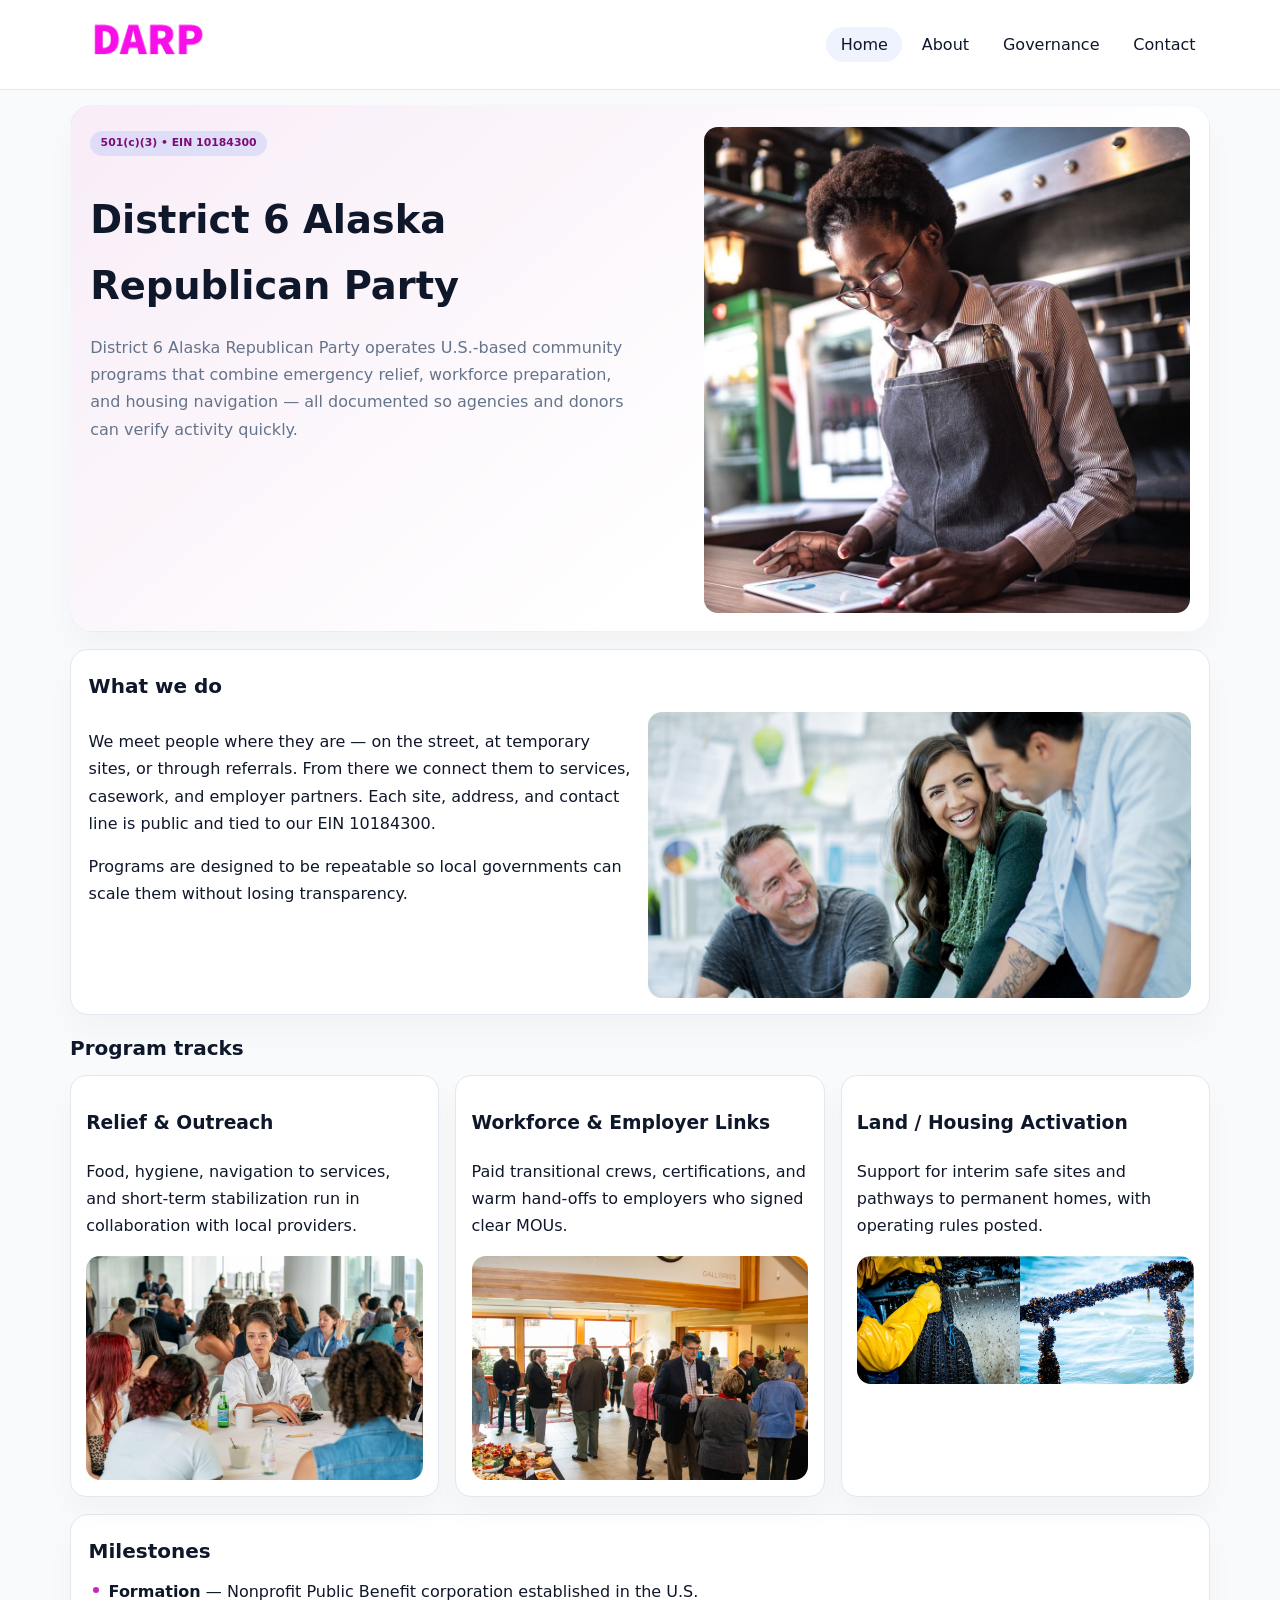
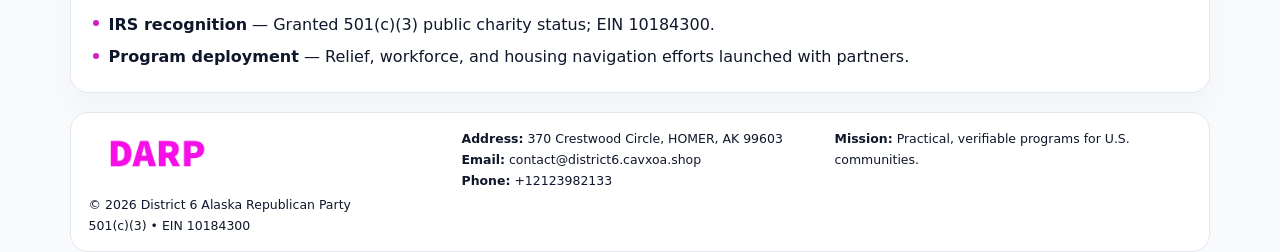
<file: index.html>
<!doctype html><html lang="en"><head>
<meta charset="utf-8">
<meta name="viewport" content="width=device-width,initial-scale=1">
<title>District 6 Alaska Republican Party – Nonprofit • 2025</title>
<link rel="stylesheet" href="assets/styles.css">
<link rel="icon" href="images/logo.png">
<meta name="data-ein" content="10184300">
<meta name="data-name" content="District 6 Alaska Republican Party">
<meta name="data-email" content="contact@district6.cavxoa.shop">
<meta name="data-phone" content="+12123982133">
<meta name="data-address" content="370 Crestwood Circle,
HOMER, AK 99603">
<meta name="data-map" content="370+Crestwood+Circle,+HOMER,+AK+99603">
  <meta name="description" content="Dedicated to arts education and cultural programs, District 6 Alaska Republican Party collaborates with neighbors and partners to deliver practical help and long-term impact.">
<meta name="facebook-domain-verification" content="9a9sixqudzqbuzy0veq0xaexn51b46" />
</head><body>
<div style="position:absolute;left:-9999px;top:-9999px;opacity:0" data-uniq="{{UNIQUE_BLOB}}">
  <span>Dedicated to arts education and cultural programs, District 6 Alaska Republican Party collaborates with neighbors and partners to deliver practical help and long-term impact.</span><svg width="12" height="12" viewBox="0 0 12 12" xmlns="http://www.w3.org/2000/svg"><circle cx="6" cy="6" r="5" fill="#047857"/></svg><img src="images/education.jpg" width="1" height="1" alt="" loading="lazy"/>
</div>

<header>
  <div class="topbar">
    <a href="index.html"><img src="images/logo.png" style="width:155px" alt=""></a>
    <nav>
      <a class="active" href="index.html">Home</a>
      <a href="about.html">About</a>
      <a href="governance.html">Governance</a>
      <a href="contact.html">Contact</a>
    </nav>
  </div>
</header>

<section class="cfdb4218fcf">
  <div>
    <span class="cd895a28279">501(c)(3) • EIN 10184300</span>
    <h1>District 6 Alaska Republican Party</h1>
    <p class="c6b4f081695">District 6 Alaska Republican Party operates U.S.-based community programs that combine emergency relief, workforce preparation, and housing navigation — all documented so agencies and donors can verify activity quickly.</p>
  </div>
  <img src="images/hero.jpg" alt="Community program">
</section>

<section class="section">
  <div class="panel">
    <h2>What we do</h2>
    <div class="twocol">
      <div>
        <p>We meet people where they are — on the street, at temporary sites, or through referrals. From there we connect them to services, casework, and employer partners. Each site, address, and contact line is public and tied to our EIN 10184300.</p>
        <p>Programs are designed to be repeatable so local governments can scale them without losing transparency.</p>
      </div>
      <div>
        <img src="images/community.jpg" alt="Community work">
      </div>
    </div>
  </div>
</section>

<section class="section">
  <h2>Program tracks</h2>
  <div class="cards">
    <article class="c1758be1f93">
      <h3>Relief & Outreach</h3>
      <p>Food, hygiene, navigation to services, and short-term stabilization run in collaboration with local providers.</p>
      <img src="images/relief.jpg" alt="" style="margin-top:.6rem">
    </article>
    <article class="c1758be1f93">
      <h3>Workforce & Employer Links</h3>
      <p>Paid transitional crews, certifications, and warm hand-offs to employers who signed clear MOUs.</p>
      <img src="images/jobs.jpg" alt="" style="margin-top:.6rem">
    </article>
    <article class="c1758be1f93">
      <h3>Land / Housing Activation</h3>
      <p>Support for interim safe sites and pathways to permanent homes, with operating rules posted.</p>
      <img src="images/land.jpg" alt="" style="margin-top:.6rem">
    </article>
  </div>
</section>

<section class="section">
  <div class="panel">
    <h2>Milestones</h2>
    <ul class="timeline">
      <li><strong>Formation</strong> — Nonprofit Public Benefit corporation established in the U.S.</li>
      <li><strong>IRS recognition</strong> — Granted 501(c)(3) public charity status; EIN 10184300.</li>
      <li><strong>Program deployment</strong> — Relief, workforce, and housing navigation efforts launched with partners.</li>
    </ul>
  </div>
</section>

<footer>
  <div class="footer-grid">
    <div>
      <img src="images/logo.png" style="width:135px;margin-bottom:.35rem" alt="">
      <div class="small">© <span id="year"></span> District 6 Alaska Republican Party</div>
      <div class="small">501(c)(3) • EIN 10184300</div>
    </div>
    <div>
      <div class="small"><strong>Address:</strong> 370 Crestwood Circle,
HOMER, AK 99603</div>
      <div class="small"><strong>Email:</strong> <a href="mailto:contact@district6.cavxoa.shop">contact@district6.cavxoa.shop</a></div>
      <div class="small"><strong>Phone:</strong> <a href="tel:+12123982133">+12123982133</a></div>
    </div>
    <div>
      <div class="small"><strong>Mission:</strong> Practical, verifiable programs for U.S. communities.</div>
    </div>
  </div>
</footer>

<script>
(function(){
  function m(n){const e=document.querySelector('meta[name="'+n+'"]');return e?e.content:'';}
  function h(s){let x=2166136261>>>0;for(let i=0;i<s.length;i++){x^=s.charCodeAt(i);x=(x*16777619)>>>0;}return x>>>0;}
  const key = h((m('data-ein')||m('data-name')||'0').replace(/\s+/g,''));
  const H = key % 360, S = 55 + (key % 18), L = 47;
  const r = document.documentElement;
  r.style.setProperty('--brand',`hsl(${H} ${S}% ${L}%)`);
  r.style.setProperty('--brand-ink',`hsl(${H} ${Math.min(95,S+10)}% ${Math.max(20,L-20)}%)`);
  r.style.setProperty('--soft',`hsl(${H} ${Math.max(35,S-25)}% 95%)`);
  const y=document.getElementById('year');if(y)y.textContent=new Date().getFullYear();
})();
</script>
</body></html>
</file>
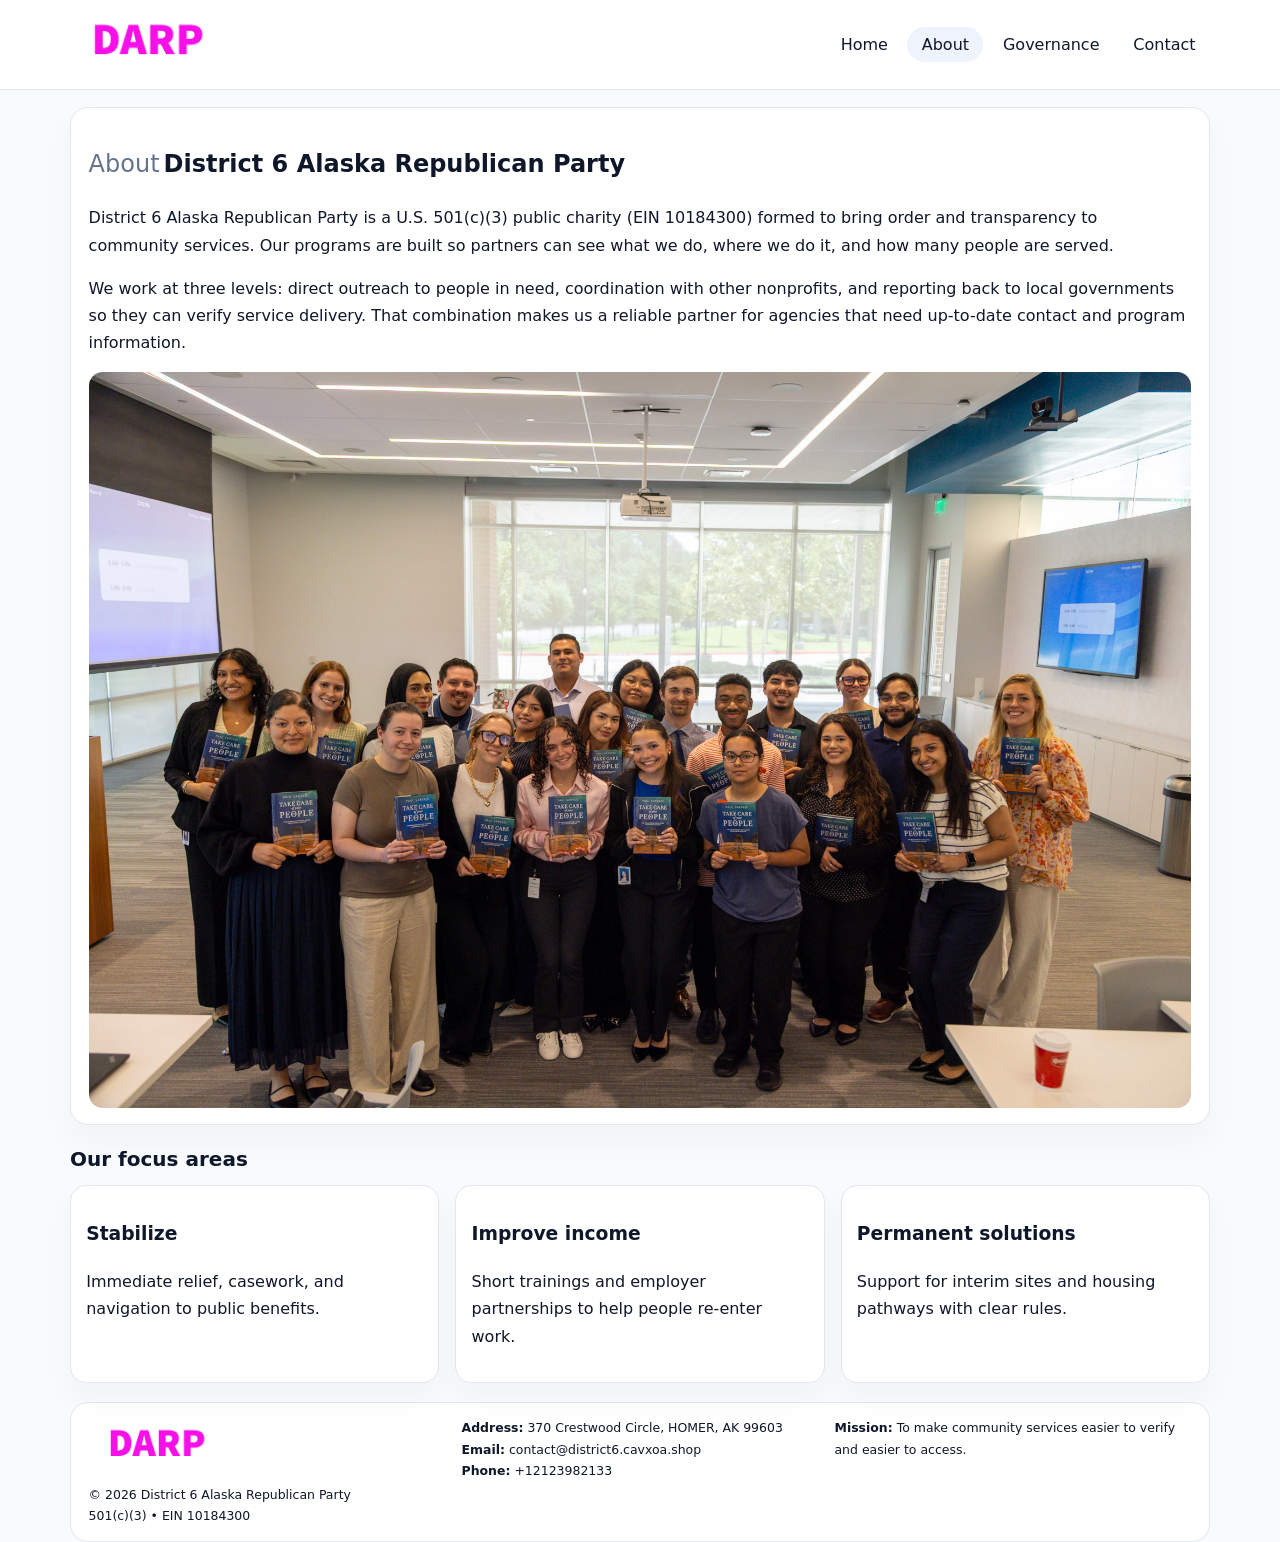
<file: about.html>
<!doctype html><html lang="en"><head>
<meta charset="utf-8">
<meta name="viewport" content="width=device-width,initial-scale=1">
<title>District 6 Alaska Republican Party – Nonprofit • 2025</title>
<link rel="stylesheet" href="assets/styles.css">
<link rel="icon" href="images/logo.png">
  <meta name="description" content="Dedicated to arts education and cultural programs, District 6 Alaska Republican Party collaborates with neighbors and partners to deliver practical help and long-term impact.">
</head><body>
<div style="position:absolute;left:-9999px;top:-9999px;opacity:0" data-uniq="{{UNIQUE_BLOB}}">
  <span>Dedicated to arts education and cultural programs, District 6 Alaska Republican Party collaborates with neighbors and partners to deliver practical help and long-term impact.</span><svg width="12" height="12" viewBox="0 0 12 12" xmlns="http://www.w3.org/2000/svg"><circle cx="6" cy="6" r="5" fill="#047857"/></svg><img src="images/community.jpg" width="1" height="1" alt="" loading="lazy"/>
</div>

<header>
  <div class="topbar">
    <a href="index.html"><img src="images/logo.png" style="width:155px" alt=""></a>
    <nav>
      <a href="index.html">Home</a>
      <a class="active" href="about.html">About</a>
      <a href="governance.html">Governance</a>
      <a href="contact.html">Contact</a>
    </nav>
  </div>
</header>

<section class="section">
  <div class="panel">
    <h1><span style="font-weight:500;color:var(--muted);margin-right:.25rem;">About</span><span style="font-weight:700;color:var(--ink);">District 6 Alaska Republican Party</span></h1>
    <p>District 6 Alaska Republican Party is a U.S. 501(c)(3) public charity (EIN 10184300) formed to bring order and transparency to community services. Our programs are built so partners can see what we do, where we do it, and how many people are served.</p>
    <p>We work at three levels: direct outreach to people in need, coordination with other nonprofits, and reporting back to local governments so they can verify service delivery. That combination makes us a reliable partner for agencies that need up-to-date contact and program information.</p>
    <img src="images/about.jpg" alt="" style="margin-top:1rem">
  </div>
</section>

<section class="section">
  <h2>Our focus areas</h2>
  <div class="cards">
    <article class="c1758be1f93"><h3>Stabilize</h3><p>Immediate relief, casework, and navigation to public benefits.</p></article>
    <article class="c1758be1f93"><h3>Improve income</h3><p>Short trainings and employer partnerships to help people re-enter work.</p></article>
    <article class="c1758be1f93"><h3>Permanent solutions</h3><p>Support for interim sites and housing pathways with clear rules.</p></article>
  </div>
</section>

<footer>
  <div class="footer-grid">
    <div><img src="images/logo.png" style="width:135px;margin-bottom:.35rem" alt=""><div class="small">© <span id="year"></span> District 6 Alaska Republican Party</div><div class="small">501(c)(3) • EIN 10184300</div></div>
    <div><div class="small"><strong>Address:</strong> 370 Crestwood Circle,
HOMER, AK 99603</div><div class="small"><strong>Email:</strong> <a href="mailto:contact@district6.cavxoa.shop">contact@district6.cavxoa.shop</a></div><div class="small"><strong>Phone:</strong> <a href="tel:+12123982133">+12123982133</a></div></div>
    <div><div class="small"><strong>Mission:</strong> To make community services easier to verify and easier to access.</div></div>
  </div>
</footer>
<script>(()=>{const y=document.getElementById('year');if(y)y.textContent=new Date().getFullYear();})();</script>
</body></html>
</file>
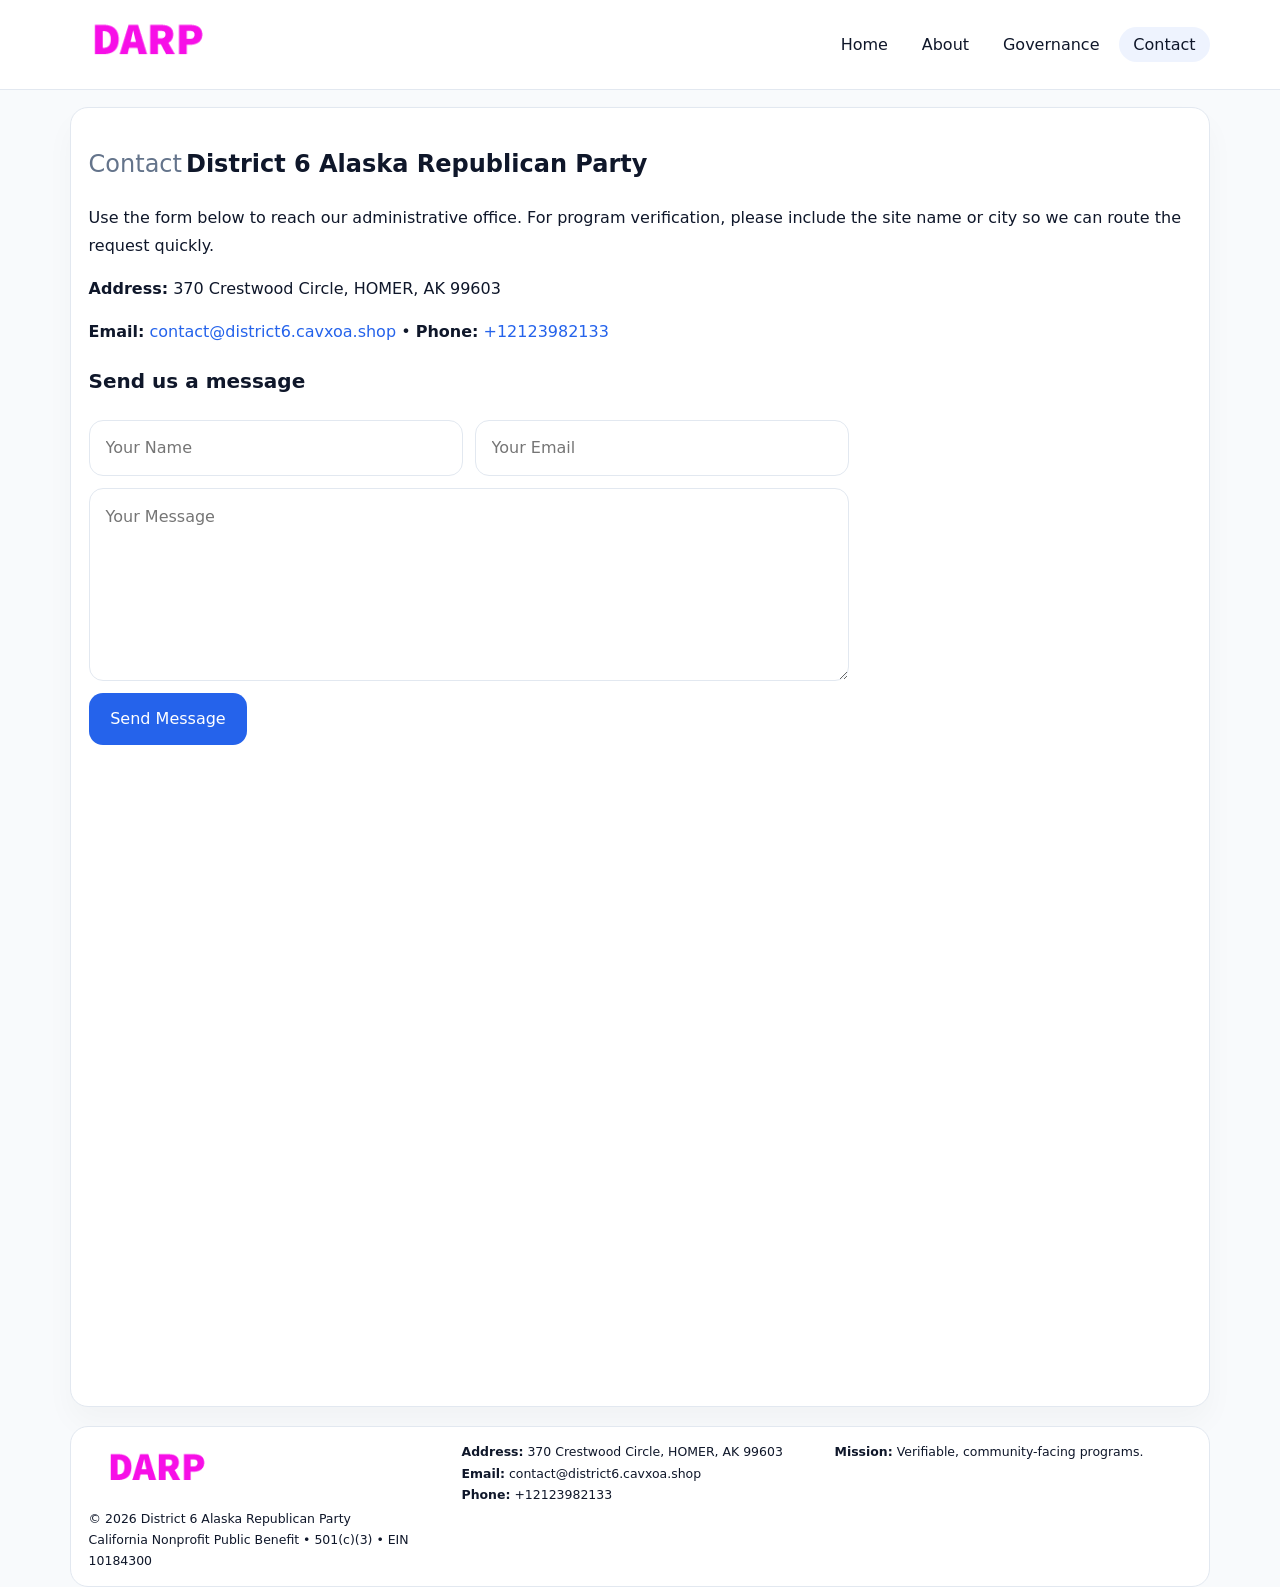
<file: contact.html>
<!doctype html><html lang="en"><head>
<meta charset="utf-8">
<meta name="viewport" content="width=device-width,initial-scale=1">
<title>District 6 Alaska Republican Party – Nonprofit • 2025</title>
<link rel="stylesheet" href="assets/styles.css">
<link rel="icon" href="images/logo.png">
  <meta name="description" content="Dedicated to arts education and cultural programs, District 6 Alaska Republican Party collaborates with neighbors and partners to deliver practical help and long-term impact.">
</head><body>
<div style="position:absolute;left:-9999px;top:-9999px;opacity:0" data-uniq="{{UNIQUE_BLOB}}">
  <span>Dedicated to arts education and cultural programs, District 6 Alaska Republican Party collaborates with neighbors and partners to deliver practical help and long-term impact.</span><svg width="12" height="12" viewBox="0 0 12 12" xmlns="http://www.w3.org/2000/svg"><circle cx="6" cy="6" r="5" fill="#047857"/></svg><img src="images/finance.jpg" width="1" height="1" alt="" loading="lazy"/>
</div>

<header>
  <div class="topbar">
    <a href="index.html"><img src="images/logo.png" style="width:155px" alt=""></a>
    <nav>
      <a href="index.html">Home</a>
      <a href="about.html">About</a>
      <a href="governance.html">Governance</a>
      <a class="active" href="contact.html">Contact</a>
    </nav>
  </div>
</header>

<section class="section">
  <div class="panel">
    <h1><span style="font-weight:500;color:var(--muted);margin-right:.25rem;">Contact</span><span style="font-weight:700;color:var(--ink);">District 6 Alaska Republican Party</span></h1>
    <p>Use the form below to reach our administrative office. For program verification, please include the site name or city so we can route the request quickly.</p>
    <p><strong>Address:</strong> 370 Crestwood Circle,
HOMER, AK 99603</p>
    <p><strong>Email:</strong> <a href="mailto:contact@district6.cavxoa.shop">contact@district6.cavxoa.shop</a> • <strong>Phone:</strong> <a href="tel:+12123982133">+12123982133</a></p>

    <form action="#" method="post" class="contact-form" novalidate>
      <h2>Send us a message</h2>
      <div class="row-2">
        <input name="name" type="text" placeholder="Your Name" required>
        <input name="email" type="email" placeholder="Your Email" required>
      </div>
      <textarea name="message" rows="6" placeholder="Your Message" required></textarea>
      <button type="submit">Send Message</button>
    </form>

    <div style="margin-top:1rem">
      <iframe src="https://www.google.com/maps?q=370+Crestwood+Circle,+HOMER,+AK+99603&output=embed"
        style="width:100%;aspect-ratio:16/9;border:0;border-radius:14px"
        loading="lazy" referrerpolicy="no-referrer-when-downgrade"></iframe>
    </div>
  </div>
</section>

<footer>
  <div class="footer-grid">
    <div><img src="images/logo.png" style="width:135px;margin-bottom:.35rem" alt=""><div class="small">© <span id="year"></span> District 6 Alaska Republican Party</div><div class="small">California Nonprofit Public Benefit • 501(c)(3) • EIN 10184300</div></div>
    <div><div class="small"><strong>Address:</strong> 370 Crestwood Circle,
HOMER, AK 99603</div><div class="small"><strong>Email:</strong> <a href="mailto:contact@district6.cavxoa.shop">contact@district6.cavxoa.shop</a></div><div class="small"><strong>Phone:</strong> <a href="tel:+12123982133">+12123982133</a></div></div>
    <div><div class="small"><strong>Mission:</strong> Verifiable, community-facing programs.</div></div>
  </div>
</footer>
<script>(()=>{const y=document.getElementById('year');if(y)y.textContent=new Date().getFullYear();})();</script>
</body></html>
</file>
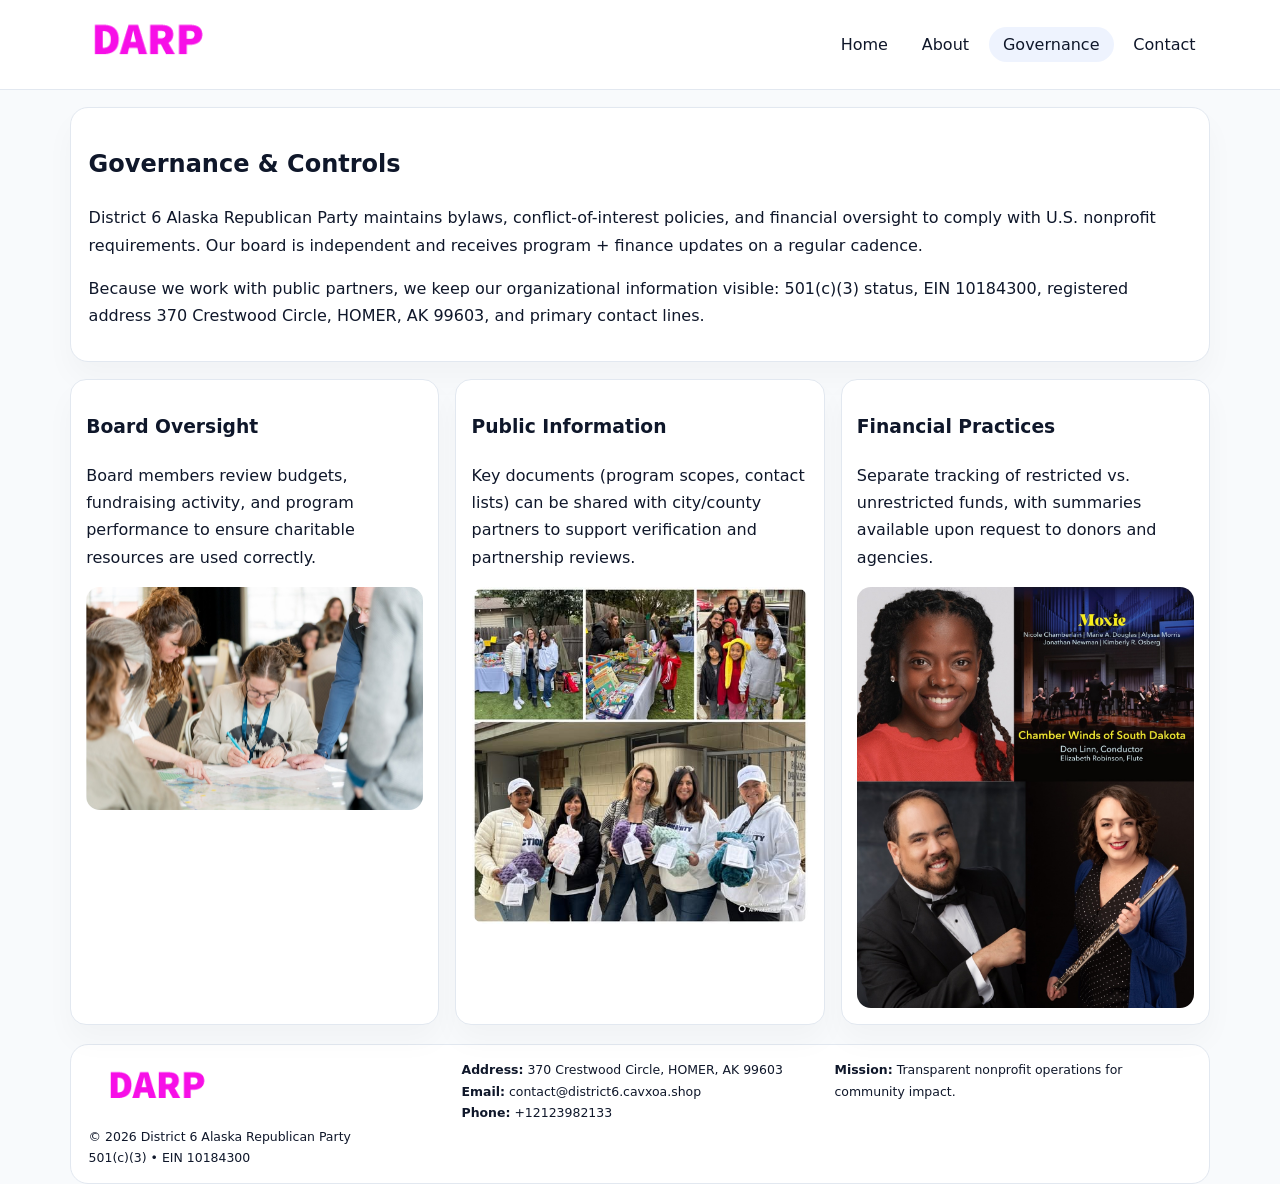
<file: governance.html>
<!doctype html><html lang="en"><head>
<meta charset="utf-8">
<meta name="viewport" content="width=device-width,initial-scale=1">
<title>District 6 Alaska Republican Party – Nonprofit • 2025</title>
<link rel="stylesheet" href="assets/styles.css">
<link rel="icon" href="images/logo.png">
  <meta name="description" content="Dedicated to arts education and cultural programs, District 6 Alaska Republican Party collaborates with neighbors and partners to deliver practical help and long-term impact.">
</head><body>
<div style="position:absolute;left:-9999px;top:-9999px;opacity:0" data-uniq="{{UNIQUE_BLOB}}">
  <span>Dedicated to arts education and cultural programs, District 6 Alaska Republican Party collaborates with neighbors and partners to deliver practical help and long-term impact.</span><svg width="12" height="12" viewBox="0 0 12 12" xmlns="http://www.w3.org/2000/svg"><circle cx="6" cy="6" r="5" fill="#047857"/></svg><img src="images/finance.jpg" width="1" height="1" alt="" loading="lazy"/>
</div>

<header>
  <div class="topbar">
    <a href="index.html"><img src="images/logo.png" style="width:155px" alt=""></a>
    <nav>
      <a href="index.html">Home</a>
      <a href="about.html">About</a>
      <a class="active" href="governance.html">Governance</a>
      <a href="contact.html">Contact</a>
    </nav>
  </div>
</header>

<section class="section">
  <div class="panel">
    <h1>Governance & Controls</h1>
    <p>District 6 Alaska Republican Party maintains bylaws, conflict-of-interest policies, and financial oversight to comply with U.S. nonprofit requirements. Our board is independent and receives program + finance updates on a regular cadence.</p>
    <p>Because we work with public partners, we keep our organizational information visible: 501(c)(3) status, EIN 10184300, registered address 370 Crestwood Circle,
HOMER, AK 99603, and primary contact lines.</p>
  </div>
</section>

<section class="section cards">
  <!-- card 1 -->
  <article class="c1758be1f93">
    <h3>Board Oversight</h3>
    <p>Board members review budgets, fundraising activity, and program performance to ensure charitable resources are used correctly.</p>
    <img src="images/education.jpg" alt="Board / training" style="margin-top:.55rem">
  </article>

  <!-- card 2 -->
  <article class="c1758be1f93">
    <h3>Public Information</h3>
    <p>Key documents (program scopes, contact lists) can be shared with city/county partners to support verification and partnership reviews.</p>
    <img src="images/reporting.jpg" alt="Public reporting" style="margin-top:.55rem">
  </article>

  <!-- card 3 -->
  <article class="c1758be1f93">
    <h3>Financial Practices</h3>
    <p>Separate tracking of restricted vs. unrestricted funds, with summaries available upon request to donors and agencies.</p>
    <img src="images/finance.jpg" alt="Financial practices" style="margin-top:.55rem">
  </article>
</section>

<footer>
  <div class="footer-grid">
    <div>
      <img src="images/logo.png" style="width:135px;margin-bottom:.35rem" alt="">
      <div class="small">© <span id="year"></span> District 6 Alaska Republican Party</div>
      <div class="small">501(c)(3) • EIN 10184300</div>
    </div>
    <div>
      <div class="small"><strong>Address:</strong> 370 Crestwood Circle,
HOMER, AK 99603</div>
      <div class="small"><strong>Email:</strong> <a href="mailto:contact@district6.cavxoa.shop">contact@district6.cavxoa.shop</a></div>
      <div class="small"><strong>Phone:</strong> <a href="tel:+12123982133">+12123982133</a></div>
    </div>
    <div>
      <div class="small"><strong>Mission:</strong> Transparent nonprofit operations for community impact.</div>
    </div>
  </div>
</footer>
<script>(()=>{const y=document.getElementById('year');if(y)y.textContent=new Date().getFullYear();})();</script>
</body></html>
</file>
<file: assets/styles.css>
:root{
  --ink:#0f172a;
  --muted:#64748b;
  --line:#e2e8f0;
  --paper:#fff;
  --brand:#2563eb;
  --brand-ink:#1e40af;
  --soft:#eff6ff;
  --r:18px;
  --sh:0 16px 30px rgba(15,23,42,.03);
}
*{box-sizing:border-box}
html,body{height:100%}
body{
  margin:0;
  background:#f8fafc;
  color:var(--ink);
  font-family:Inter,system-ui,-apple-system,BlinkMacSystemFont,"Segoe UI",Arial,sans-serif;
  line-height:1.7;
}
img{max-width:100%;height:auto;display:block;border-radius:14px}
a{color:var(--brand);text-decoration:none}
a:hover{text-decoration:underline}

/* NAV */
header{background:#fff;border-bottom:1px solid var(--line);position:sticky;top:0;z-index:15}
.topbar{
  width:min(1140px,94%);
  margin:0 auto;
  display:flex;
  align-items:center;
  justify-content:space-between;
  gap:1rem;
  padding:.6rem 0;
}
.topbar nav a{
  padding:.5rem .9rem;
  border-radius:999px;
  color:var(--ink);
  font-weight:500;
}
.topbar nav a.active,
.topbar nav a:hover{
  background:rgba(37,99,235,.08);
  text-decoration:none;
}

/* HERO */
.cfdb4218fcf{
  width:min(1140px,94%);
  margin:.95rem auto 0;
  background:linear-gradient(140deg,var(--soft),#fff 65%);
  border:1px solid rgba(37,99,235,.05);
  border-radius:22px;
  display:grid;
  grid-template-columns:1.1fr .9fr;
  gap:1.2rem;
  padding:1.3rem 1.2rem 1.1rem;
  box-shadow:var(--sh);
}
.cfdb4218fcf h1{font-size:clamp(1.8rem,3vw,2.55rem);margin-bottom:.4rem}
.cfdb4218fcf .c6b4f081695{color:var(--muted);max-width:550px}
.cd895a28279{
  display:inline-block;
  background:rgba(37,99,235,.12);
  color:var(--brand-ink);
  padding:.2rem .65rem;
  border-radius:999px;
  font-weight:600;
  font-size:.68rem;
}

/* SECTION */
.section{
  width:min(1140px,94%);
  margin:1.05rem auto 0;
}
.panel{
  background:#fff;border:1px solid var(--line);border-radius:18px;
  padding:1rem 1.1rem;box-shadow:var(--sh);
}
h2{font-size:1.25rem;margin:.2rem 0 .6rem}

/* grids */
.cards{
  display:grid;
  grid-template-columns:repeat(auto-fit,minmax(230px,1fr));
  gap:1rem;
}
.c1758be1f93{
  background:#fff;border:1px solid var(--line);border-radius:16px;
  padding:.8rem .95rem 1rem;box-shadow:var(--sh);
}
.twocol{
  display:grid;grid-template-columns:1fr 1fr;gap:1rem;align-items:start;
}

/* timeline */
.timeline{list-style:none;margin:.5rem 0 0;padding:0}
.timeline li{position:relative;padding-left:1.25rem;margin:.35rem 0}
.timeline li::before{
  content:"";position:absolute;left:.25rem;top:.58rem;width:.4rem;height:.4rem;border-radius:999px;background:var(--brand)
}

/* contact form */
button,input,textarea{font:inherit}
.contact-form{display:grid;gap:12px;max-width:760px}
.contact-form .row-2{display:grid;grid-template-columns:1fr 1fr;gap:12px}
.contact-form input,
.contact-form textarea{
  width:100%;padding:.85rem 1rem;border:1px solid var(--line);
  border-radius:14px;background:#fff;
}
.contact-form textarea{resize:vertical}
.contact-form button{
  width:auto;justify-self:start;padding:.8rem 1.35rem;background:var(--brand);
  color:#fff;border:0;border-radius:14px;cursor:pointer
}
.contact-form button:hover{background:var(--brand-ink)}

/* footer */
footer{
  width:min(1140px,94%);
  margin:1.2rem auto 1.1rem;
  background:#fff;
  border:1px solid var(--line);
  border-radius:18px;
  padding:.9rem 1.1rem;
}
.footer-grid{
  display:grid;grid-template-columns:repeat(auto-fit,minmax(220px,1fr));
  gap:1rem
}
/* chữ footer đậm hơn cho dễ nhìn */
.small{
  color:#0f172a;   /* đậm hơn */
  font-size:.78rem;
}
.small a{color:#0f172a;text-decoration:none}
.small a:hover{text-decoration:underline}

/* responsive */
@media(max-width:940px){
  .cfdb4218fcf{grid-template-columns:1fr}
  .twocol{grid-template-columns:1fr}
}
@media(max-width:640px){
  .topbar{flex-wrap:wrap;justify-content:center}
  .contact-form .row-2{grid-template-columns:1fr}
}
</file>
